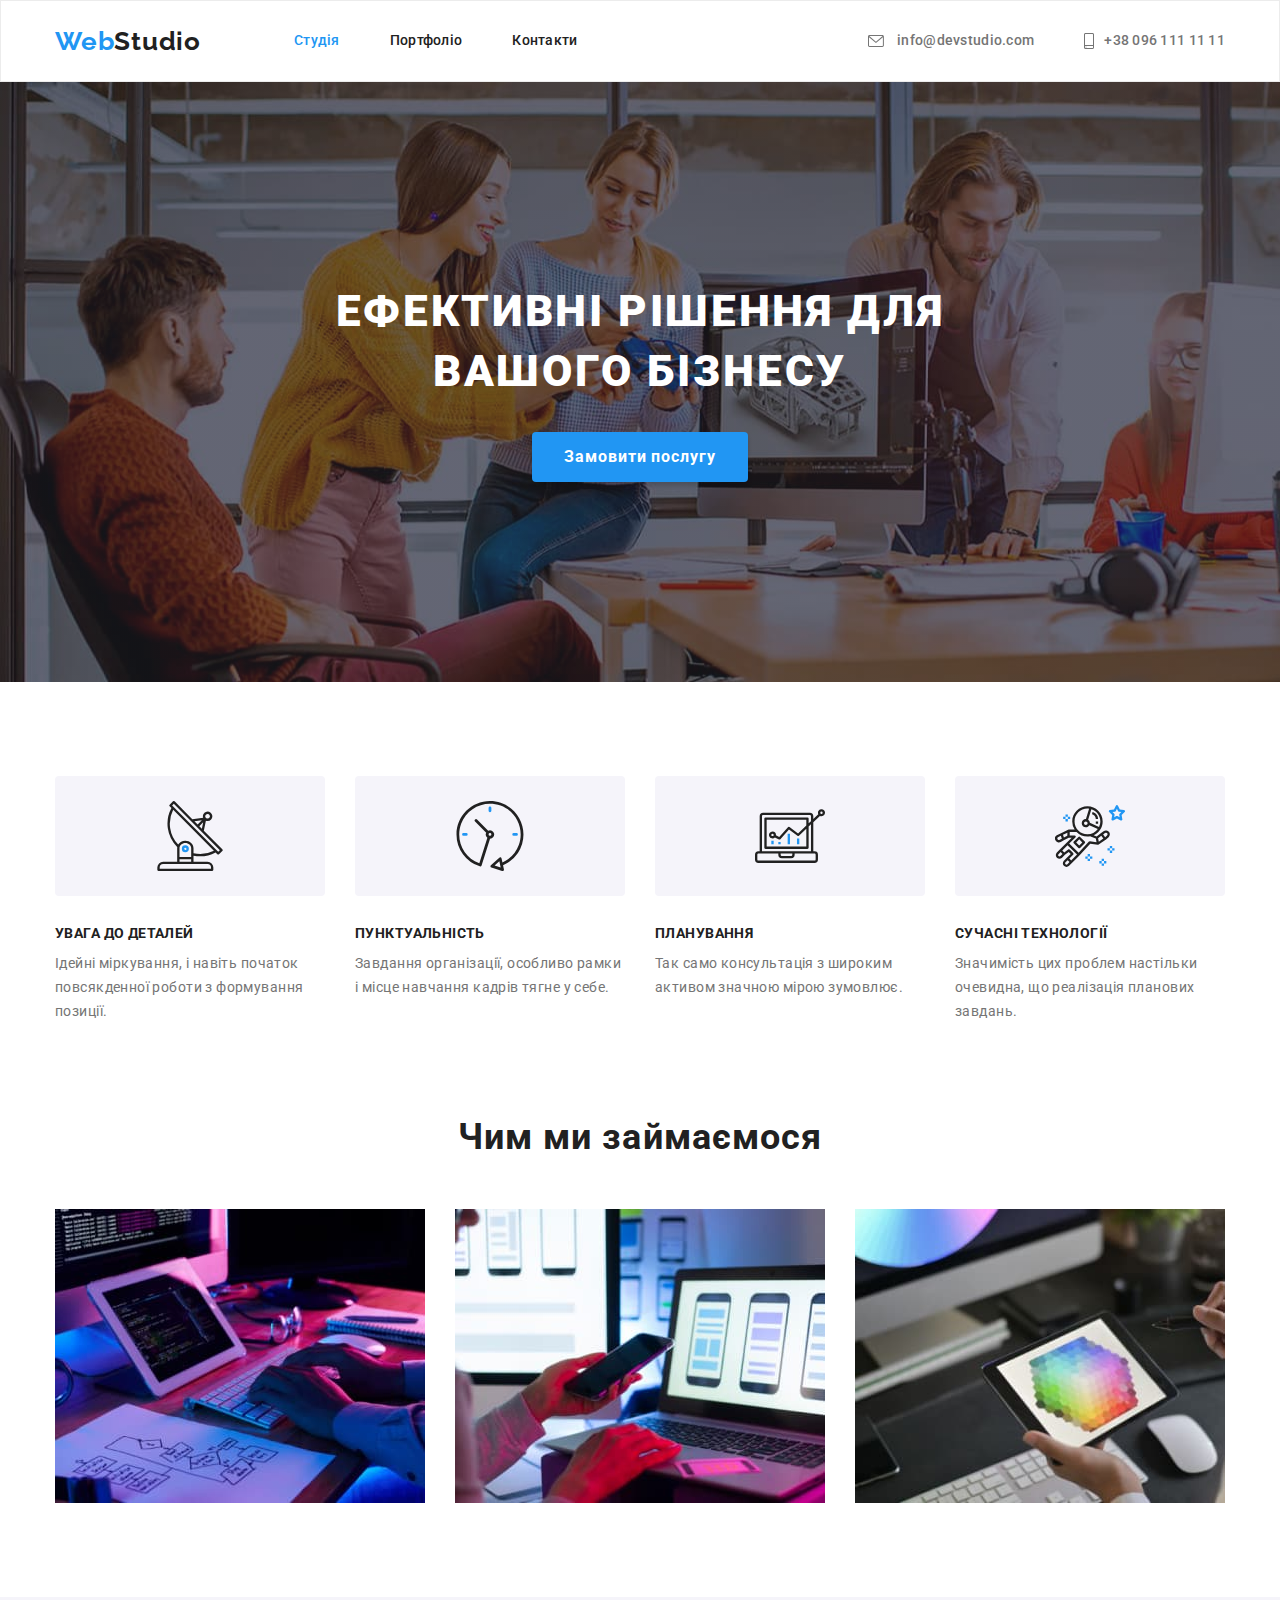
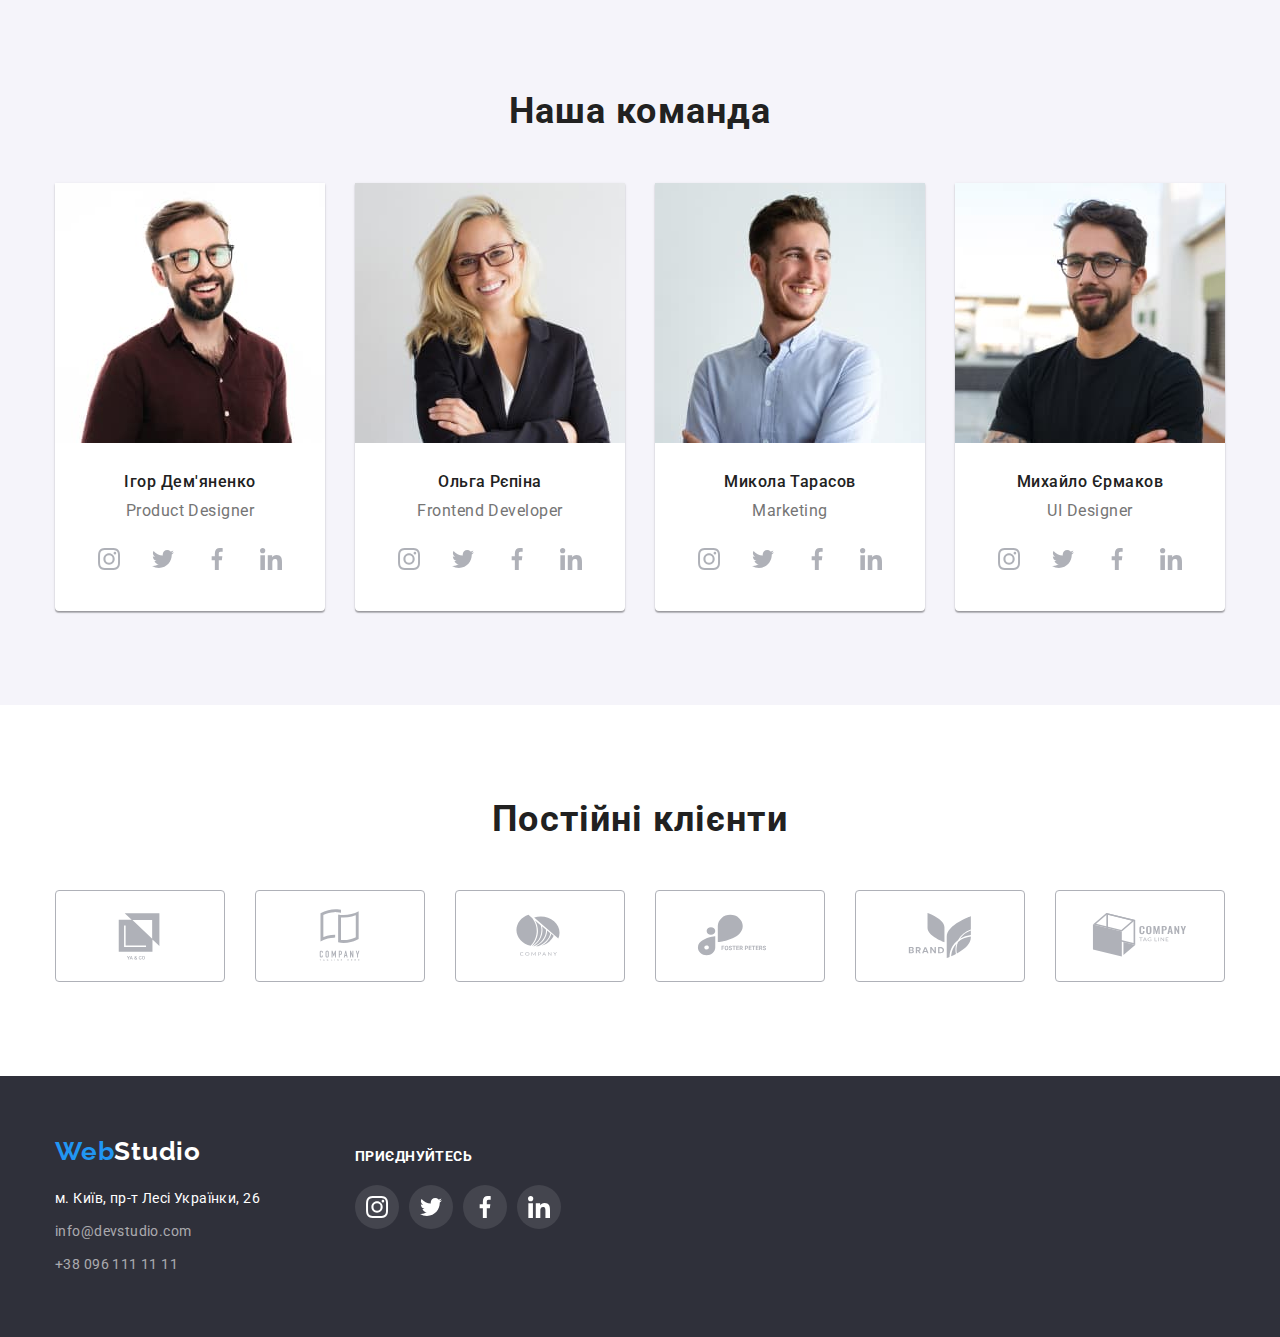
<file: index.html>
<!DOCTYPE html>
<html lang="uk">
  <head>
    <meta charset="UTF-8" />
    <meta http-equiv="X-UA-Compatible" content="IE=edge" />
    <meta name="viewport" content="width=device-width, initial-scale=1.0" />
    <title>Студія</title>
    <link rel="preconnect" href="https://fonts.googleapis.com" />
    <link rel="preconnect" href="https://fonts.gstatic.com" crossorigin />
    <link
      href="https://fonts.googleapis.com/css2?family=Raleway:wght@700&family=Roboto:wght@400;500;700;900&display=swap"
      rel="stylesheet"
    />
    <link
      rel="stylesheet"
      href="https://cdnjs.cloudflare.com/ajax/libs/modern-normalize/1.1.0/modern-normalize.css"
    />
    <link rel="stylesheet" href="./css/styles.css" />
  </head>
  <body>
    <header class="head">
      <div class="container headbar">
        <nav class="nav-menu">
          <a href="./index.html" class="logo"
            >Web<span class="logo top">Studio</span></a
          >
          <ul class="pages-links">
            <li class="item">
              <a href="./index.html" class="link current">Студія</a>
            </li>
            <li class="item">
              <a href="./portfolio.html" class="link">Портфоліо</a>
            </li>
            <li class="item">
              <a href="" class="link">Контакти</a>
            </li>
          </ul>
        </nav>
        <ul class="contact-list">
          <li class="item">
            <a href="mailto:info@devstudio.com" class="link contact"
              ><svg class="icon" width="16" height="12">
                <use href="./images/sprite.svg#icon-mail"></use>
              </svg>
              info@devstudio.com
            </a>
          </li>
          <li class="item">
            <a href="tel:+380961111111" class="link contact"
              ><svg class="icon" width="10" height="16">
                <use href="./images/sprite.svg#icon-phone"></use></svg
              >+38 096 111 11 11</a
            >
          </li>
        </ul>
      </div>
    </header>
    <main class="main">
      <section class="hero section">
        <div class="container">
          <h1 class="hero-title">
            Ефективні рішення для<br />
            вашого бізнесу
          </h1>
          <button type="button" class="hero bttn">Замовити послугу</button>
        </div>
      </section>
      <section class="section">
        <div class="container">
          <h2 hidden>Наші переваги</h2>
          <ul class="benefit-list">
            <li class="item">
              <div class="card-box">
                <svg class="icon-card" width="70" height="70">
                  <use href="./images/sprite.svg#icon-antenna"></use>
                </svg>
              </div>
              <h3 class="benefit">Увага До Деталей</h3>
              <p class="benefit-text">
                Ідейні міркування, і навіть початок повсякденної роботи з
                формування позиції.
              </p>
            </li>
            <li class="item">
              <div class="card-box">
                <svg class="icon-card" width="70" height="70">
                  <use href="./images/sprite.svg#icon-clock"></use>
                </svg>
              </div>
              <h3 class="benefit">Пунктуальність</h3>
              <p class="benefit-text">
                Завдання організації, особливо рамки і місце навчання кадрів
                тягне у себе.
              </p>
            </li>
            <li class="item">
              <div class="card-box">
                <svg class="icon-card" width="70" height="70">
                  <use href="./images/sprite.svg#icon-diagram"></use>
                </svg>
              </div>
              <h3 class="benefit">Планування</h3>
              <p class="benefit-text">
                Так само консультація з широким активом значною мірою зумовлює.
              </p>
            </li>
            <li class="item">
              <div class="card-box">
                <svg class="icon-card" width="70" height="70">
                  <use href="./images/sprite.svg#icon-astronaut"></use>
                </svg>
              </div>
              <h3 class="benefit">Сучасні Технології</h3>
              <p class="benefit-text">
                Значимість цих проблем настільки очевидна, що реалізація
                планових завдань.
              </p>
            </li>
          </ul>
        </div>
      </section>
      <section class="section examples">
        <div class="container">
          <h2 class="work-examples">Чим ми займаємося</h2>
          <ul class="examples-list">
            <li class="item">
              <img
                src="./images/img1.jpg"
                alt="Людина працює за комп'ютером"
                width="370"
              />
            </li>
            <li class="item">
              <img
                src="./images/img2.jpg"
                alt="Людина працює с телефоном"
                width="370"
              />
            </li>
            <li class="item">
              <img
                src="./images/img3.jpg"
                alt="Людина працює з планшетом"
                width="370"
              />
            </li>
          </ul>
        </div>
      </section>
      <section class="section team">
        <div class="container">
          <h2 class="ours-team">Наша команда</h2>
          <ul class="team-list">
            <li class="team-card">
              <img
                src="./images/img4.jpg"
                alt="Молодий чоловік в окулярах та в коричневій сорочці"
                width="270"
              />
              <div class="team-pocket">
                <h3 class="name">Ігор Дем'яненко</h3>
                <p class="name-text">Product Designer</p>
                <ul class="social-links">
                  <li>
                    <a
                      href="https://www.instagram.com/"
                      target="_blank"
                      rel="noreferrel noopener"
                      class="link-icon"
                      ><svg class="social-icon" width="22" height="22">
                        <use
                          href="./images/sprite.svg#icon-instagram"
                        ></use></svg
                    ></a>
                  </li>
                  <li>
                    <a
                      href="https://twitter.com/"
                      target="_blank"
                      rel="noreferrel noopener"
                      class="link-icon"
                      ><svg class="social-icon" width="22" height="22">
                        <use href="./images/sprite.svg#icon-twitter"></use></svg
                    ></a>
                  </li>
                  <li>
                    <a
                      href="https://www.facebook.com/"
                      target="_blank"
                      rel="noreferrel noopener"
                      class="link-icon"
                      ><svg class="social-icon" width="22" height="22">
                        <use
                          href="./images/sprite.svg#icon-facebook"
                        ></use></svg
                    ></a>
                  </li>
                  <li>
                    <a
                      href="https://www.linkedin.com/"
                      target="_blank"
                      rel="noreferrel noopener"
                      class="link-icon"
                      ><svg class="social-icon" width="22" height="22">
                        <use
                          href="./images/sprite.svg#icon-linkedin"
                        ></use></svg
                    ></a>
                  </li>
                </ul>
              </div>
            </li>
            <li class="team-card">
              <img
                src="./images/img5.jpg"
                alt="Молода дівчина у діловому костюмі та в окулярах"
                width="270"
              />
              <div class="team-pocket">
                <h3 class="name">Ольга Рєпіна</h3>
                <p class="name-text">Frontend Developer</p>
                <ul class="social-links">
                  <li>
                    <a
                      href="https://www.instagram.com/"
                      target="_blank"
                      rel="noreferrel noopener"
                      class="link-icon"
                      ><svg class="social-icon" width="22" height="22">
                        <use
                          href="./images/sprite.svg#icon-instagram"
                        ></use></svg
                    ></a>
                  </li>
                  <li>
                    <a
                      href="https://twitter.com/"
                      target="_blank"
                      rel="noreferrel noopener"
                      class="link-icon"
                      ><svg class="social-icon" width="22" height="22">
                        <use href="./images/sprite.svg#icon-twitter"></use></svg
                    ></a>
                  </li>
                  <li>
                    <a
                      href="https://www.facebook.com/"
                      target="_blank"
                      rel="noreferrel noopener"
                      class="link-icon"
                      ><svg class="social-icon" width="22" height="22">
                        <use
                          href="./images/sprite.svg#icon-facebook"
                        ></use></svg
                    ></a>
                  </li>
                  <li>
                    <a
                      href="https://www.linkedin.com/"
                      target="_blank"
                      rel="noreferrel noopener"
                      class="link-icon"
                      ><svg class="social-icon" width="22" height="22">
                        <use
                          href="./images/sprite.svg#icon-linkedin"
                        ></use></svg
                    ></a>
                  </li>
                </ul>
              </div>
            </li>
            <li class="team-card">
              <img
                src="./images/img6.jpg"
                alt="Молодий чоловік у блакитній сорочці"
                width="270"
              />
              <div class="team-pocket">
                <h3 class="name">Микола Тарасов</h3>
                <p class="name-text">Marketing</p>
                <ul class="social-links">
                  <li>
                    <a
                      href="https://www.instagram.com/"
                      target="_blank"
                      rel="noreferrel noopener"
                      class="link-icon"
                      ><svg class="social-icon" width="22" height="22">
                        <use
                          href="./images/sprite.svg#icon-instagram"
                        ></use></svg
                    ></a>
                  </li>
                  <li>
                    <a
                      href="https://twitter.com/"
                      target="_blank"
                      rel="noreferrel noopener"
                      class="link-icon"
                      ><svg class="social-icon" width="22" height="22">
                        <use href="./images/sprite.svg#icon-twitter"></use></svg
                    ></a>
                  </li>
                  <li>
                    <a
                      href="https://www.facebook.com/"
                      target="_blank"
                      rel="noreferrel noopener"
                      class="link-icon"
                      ><svg class="social-icon" width="22" height="22">
                        <use
                          href="./images/sprite.svg#icon-facebook"
                        ></use></svg
                    ></a>
                  </li>
                  <li>
                    <a
                      href="https://www.linkedin.com/"
                      target="_blank"
                      rel="noreferrel noopener"
                      class="link-icon"
                      ><svg class="social-icon" width="22" height="22">
                        <use
                          href="./images/sprite.svg#icon-linkedin"
                        ></use></svg
                    ></a>
                  </li>
                </ul>
              </div>
            </li>
            <li class="team-card">
              <img
                src="./images/img7.jpg"
                alt="Молодий чоловік у чорній футболці"
                width="270"
              />
              <div class="team-pocket">
                <h3 class="name">Михайло Єрмаков</h3>
                <p class="name-text">UI Designer</p>
                <ul class="social-links">
                  <li>
                    <a
                      href="https://www.instagram.com/"
                      target="_blank"
                      rel="noreferrel noopener"
                      class="link-icon"
                      ><svg class="social-icon" width="22" height="22">
                        <use
                          href="./images/sprite.svg#icon-instagram"
                        ></use></svg
                    ></a>
                  </li>
                  <li>
                    <a
                      href="https://twitter.com/"
                      target="_blank"
                      rel="noreferrel noopener"
                      class="link-icon"
                      ><svg class="social-icon" width="22" height="22">
                        <use href="./images/sprite.svg#icon-twitter"></use></svg
                    ></a>
                  </li>
                  <li>
                    <a
                      href="https://www.facebook.com/"
                      target="_blank"
                      rel="noreferrel noopener"
                      class="link-icon"
                      ><svg class="social-icon" width="22" height="22">
                        <use
                          href="./images/sprite.svg#icon-facebook"
                        ></use></svg
                    ></a>
                  </li>
                  <li>
                    <a
                      href="https://www.linkedin.com/"
                      target="_blank"
                      rel="noreferrel noopener"
                      class="link-icon"
                      ><svg class="social-icon" width="22" height="22">
                        <use
                          href="./images/sprite.svg#icon-linkedin"
                        ></use></svg
                    ></a>
                  </li>
                </ul>
              </div>
            </li>
          </ul>
        </div>
      </section>
      <section class="section">
        <div class="container">
          <h2 class="title clients">Постійні клієнти</h2>
          <ul class="clients-list">
            <li>
              <a href="" class="client-link">
                <svg class="client-icon" width="106" height="60">
                  <use href="./images/sprite.svg#icon-yanco"></use>
                </svg>
              </a>
            </li>
            <li>
              <a href="" class="client-link">
                <svg class="client-icon" width="106" height="60">
                  <use href="./images/sprite.svg#icon-tagline"></use>
                </svg>
              </a>
            </li>
            <li>
              <a href="" class="client-link">
                <svg class="client-icon" width="106" height="60">
                  <use href="./images/sprite.svg#icon-company"></use>
                </svg>
              </a>
            </li>
            <li>
              <a href="" class="client-link">
                <svg class="client-icon" width="106" height="60">
                  <use href="./images/sprite.svg#icon-foster"></use>
                </svg>
              </a>
            </li>
            <li>
              <a href="" class="client-link">
                <svg class="client-icon" width="106" height="60">
                  <use href="./images/sprite.svg#icon-brand"></use>
                </svg>
              </a>
            </li>
            <li>
              <a href="" class="client-link">
                <svg class="client-icon" width="106" height="60">
                  <use href="./images/sprite.svg#icon-box"></use>
                </svg>
              </a>
            </li>
          </ul>
        </div>
      </section>
    </main>
    <footer class="footer">
      <div class="container">
        <div>
          <a href="./index.html" class="logo"
            >Web<span class="logo bottom">Studio</span></a
          >
          <address class="address">
            <ul class="list">
              <li class="item">
                <a
                  href="https://goo.gl/maps/kp1o5WoaLA6S5hVg9"
                  target="_blank"
                  rel="noreferrel noopener"
                  class="link"
                  >м. Київ, пр-т Лесі Українки, 26</a
                >
              </li>
              <li class="item">
                <a href="mailto:info@devstudio.com" class="link address"
                  >info@devstudio.com</a
                >
              </li>
              <li class="item">
                <a href="tel:+380961111111" class="link address"
                  >+38 096 111 11 11</a
                >
              </li>
            </ul>
          </address>
        </div>
        <div>
          <h2 class="title">Приєднуйтесь</h2>
          <ul class="social-links">
            <li>
              <a
                href="https://www.instagram.com/"
                target="_blank"
                rel="noreferrel noopener"
                class="link-icon"
                ><svg class="social-icon" width="22" height="22">
                  <use href="./images/sprite.svg#icon-instagram"></use></svg
              ></a>
            </li>
            <li>
              <a
                href="https://twitter.com/"
                target="_blank"
                rel="noreferrel noopener"
                class="link-icon"
                ><svg class="social-icon" width="22" height="22">
                  <use href="./images/sprite.svg#icon-twitter"></use></svg
              ></a>
            </li>
            <li>
              <a
                href="https://www.facebook.com/"
                target="_blank"
                rel="noreferrel noopener"
                class="link-icon"
                ><svg class="social-icon" width="22" height="22">
                  <use href="./images/sprite.svg#icon-facebook"></use></svg
              ></a>
            </li>
            <li>
              <a
                href="https://www.linkedin.com/"
                target="_blank"
                rel="noreferrel noopener"
                class="link-icon"
                ><svg class="social-icon" width="22" height="22">
                  <use href="./images/sprite.svg#icon-linkedin"></use></svg
              ></a>
            </li>
          </ul>
        </div>
      </div>
    </footer>
  </body>
</html>
</file>
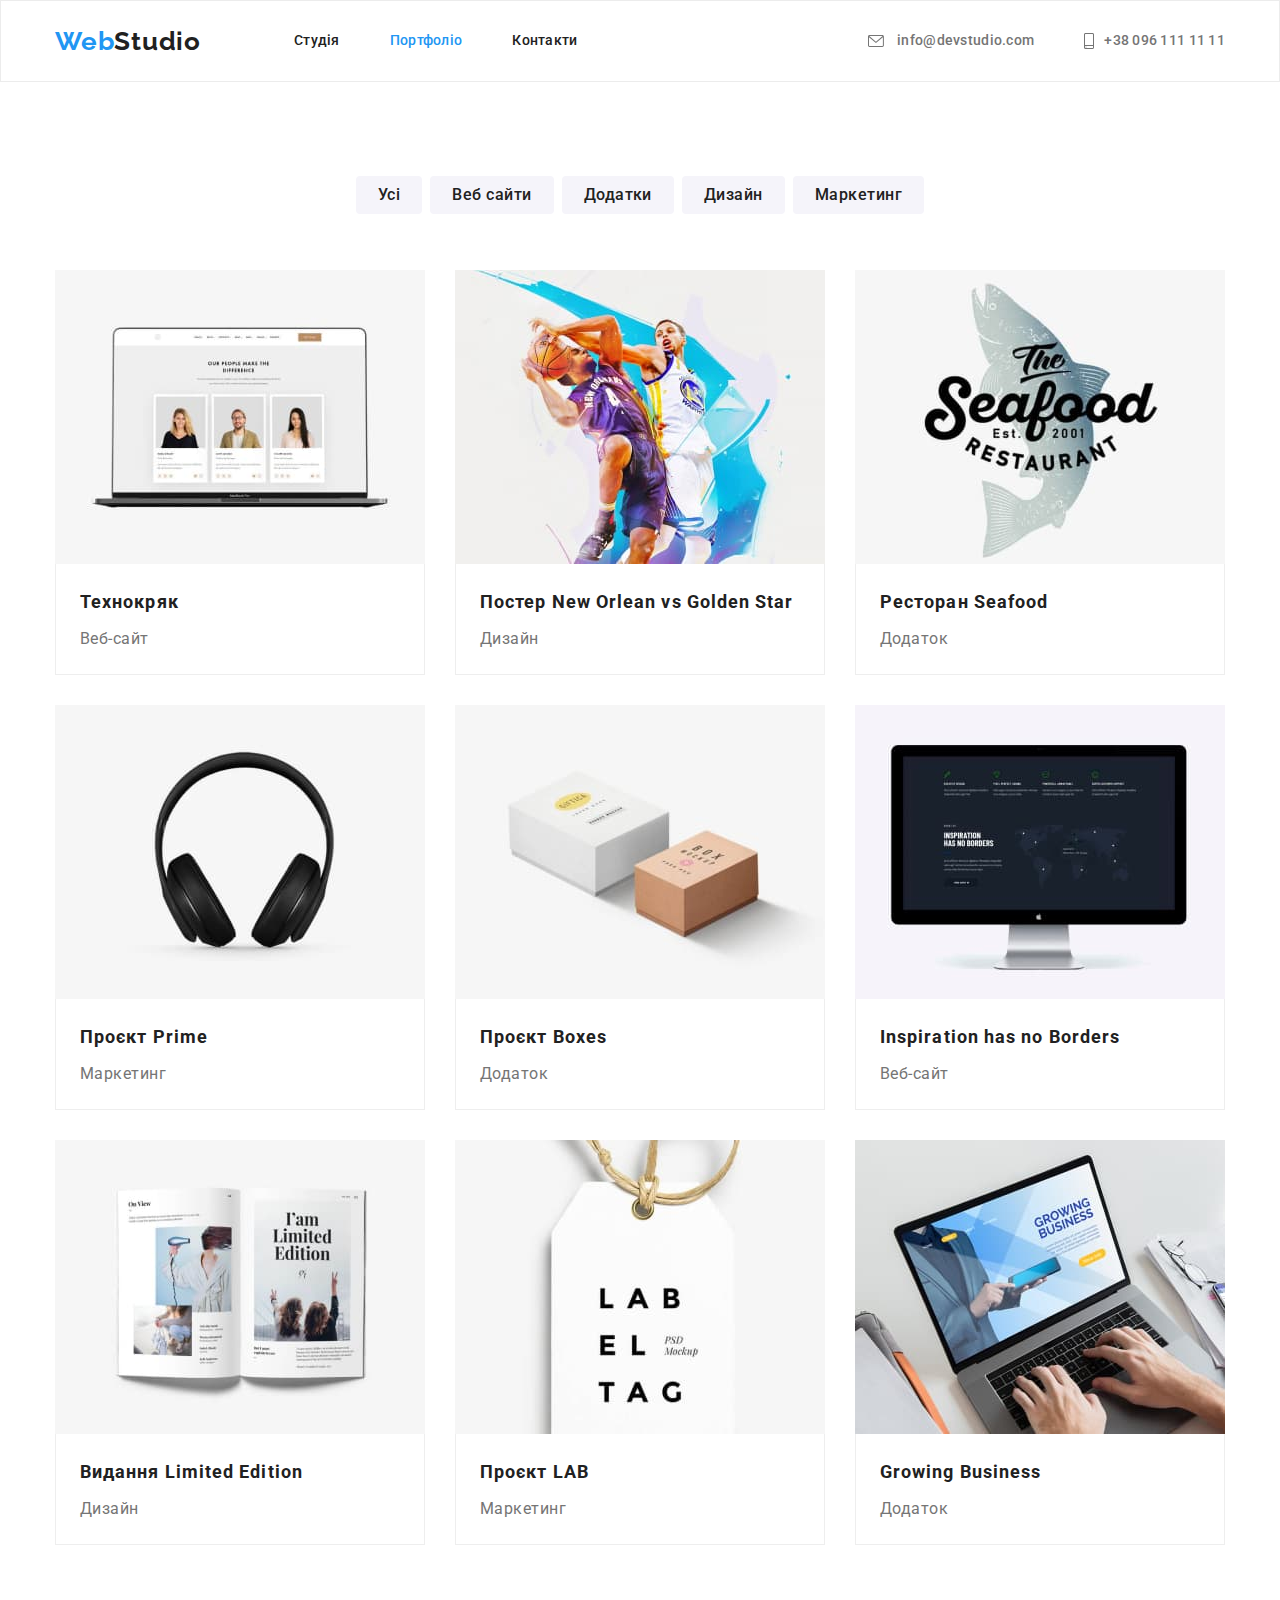
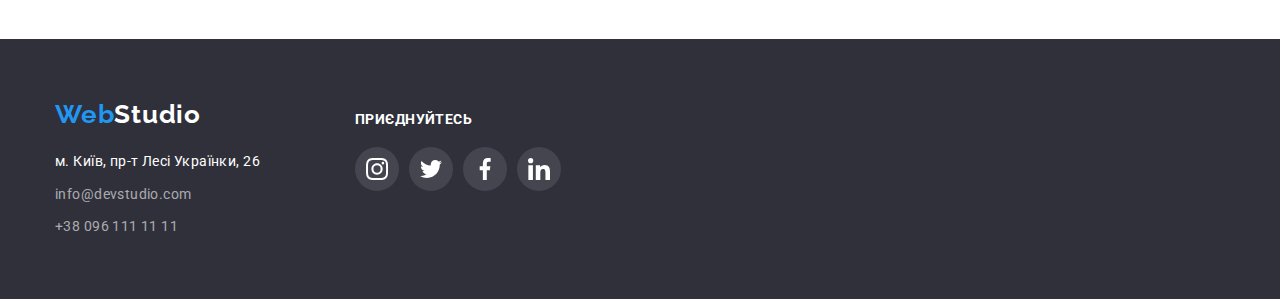
<file: portfolio.html>
<!DOCTYPE html>
<html lang="uk">
  <head>
    <meta charset="UTF-8" />
    <meta http-equiv="X-UA-Compatible" content="IE=edge" />
    <meta name="viewport" content="width=device-width, initial-scale=1.0" />
    <title>Портфоліо</title>
    <link rel="preconnect" href="https://fonts.googleapis.com" />
    <link rel="preconnect" href="https://fonts.gstatic.com" crossorigin />
    <link
      href="https://fonts.googleapis.com/css2?family=Raleway:wght@700&family=Roboto:wght@400;500;700;900&display=swap"
      rel="stylesheet"
    />
    <link
      rel="stylesheet"
      href="https://cdnjs.cloudflare.com/ajax/libs/modern-normalize/1.1.0/modern-normalize.css"
    />
    <link rel="stylesheet" href="./css/styles.css" />
  </head>
  <body>
    <header class="head">
      <div class="container headbar">
        <nav class="nav-menu">
          <a href="./index.html" class="logo"
            >Web<span class="logo top">Studio</span></a
          >
          <ul class="pages-links">
            <li class="item">
              <a href="./index.html" class="link">Студія</a>
            </li>
            <li class="item">
              <a href="./portfolio.html" class="link current">Портфоліо</a>
            </li>
            <li class="item">
              <a href="" class="link">Контакти</a>
            </li>
          </ul>
        </nav>
        <ul class="contact-list">
          <li class="item">
            <a href="mailto:info@devstudio.com" class="link contact"
              ><svg class="icon" width="16" height="12">
                <use href="./images/sprite.svg#icon-mail"></use>
              </svg>
              info@devstudio.com
            </a>
          </li>
          <li class="item">
            <a href="tel:+380961111111" class="link contact"
              ><svg class="icon" width="10" height="16">
                <use href="./images/sprite.svg#icon-phone"></use></svg
              >+38 096 111 11 11</a
            >
          </li>
        </ul>
      </div>
    </header>
    <main class="main">
      <section class="section">
        <div class="container">
          <h1 class="hidden-title">Проєкти</h1>
          <div>
            <ul class="filters-bttns">
              <li class="filter">
                <button type="button" class="bttn">Усі</button>
              </li>
              <li class="filter">
                <button type="button" class="bttn">Веб сайти</button>
              </li>
              <li class="filter">
                <button type="button" class="bttn">Додатки</button>
              </li>
              <li class="filter">
                <button type="button" class="bttn">Дизайн</button>
              </li>
              <li class="filter">
                <button type="button" class="bttn">Маркетинг</button>
              </li>
            </ul>
          </div>
          <div>
            <ul class="projects">
              <li class="cards">
                <a href="">
                  <img src="./images/img8.jpg" alt="Ноутбук" width="370" />
                  <div class="pocket">
                    <h3 class="title">Технокряк</h3>
                    <p class="text">Веб-сайт</p>
                  </div></a
                >
              </li>
              <li class="cards">
                <a href="">
                  <img
                    src="./images/img9.jpg"
                    alt="Баскетболісти"
                    width="370"
                  />
                  <div class="pocket">
                    <h3 class="title">Постер New Orlean vs Golden Star</h3>
                    <p class="text">Дизайн</p>
                  </div>
                </a>
              </li>
              <li class="cards">
                <a href="">
                  <img
                    src="./images/img10.jpg"
                    alt="Лого ресторана морська їжа"
                    width="370"
                  />
                  <div class="pocket">
                    <h3 class="title">Ресторан Seafood</h3>
                    <p class="text">Додаток</p>
                  </div>
                </a>
              </li>
              <li class="cards">
                <a href="">
                  <img src="./images/img11.jpg" alt="Навушникик" width="370" />
                  <div class="pocket">
                    <h3 class="title">Проєкт Prime</h3>
                    <p class="text">Маркетинг</p>
                  </div>
                </a>
              </li>
              <li class="cards">
                <a href="">
                  <img src="./images/img12.jpg" alt="Коробки" width="370" />
                  <div class="pocket">
                    <h3 class="title">Проєкт Boxes</h3>
                    <p class="text">Додаток</p>
                  </div>
                </a>
              </li>
              <li class="cards">
                <a href="">
                  <img src="./images/img13.jpg" alt="Монітор" width="370" />
                  <div class="pocket">
                    <h3 class="title">Inspiration has no Borders</h3>
                    <p class="text">Веб-сайт</p>
                  </div>
                </a>
              </li>
              <li class="cards">
                <a href="">
                  <img src="./images/img16.jpg" alt="Журнал" width="370" />
                  <div class="pocket">
                    <h3 class="title">Видання Limited Edition</h3>
                    <p class="text">Дизайн</p>
                  </div>
                </a>
              </li>
              <li class="cards">
                <a href="">
                  <img src="./images/img14.jpg" alt="Бірка" width="370" />
                  <div class="pocket">
                    <h3 class="title">Проєкт LAB</h3>
                    <p class="text">Маркетинг</p>
                  </div>
                </a>
              </li>
              <li class="cards">
                <a href="">
                  <img
                    src="./images/img15.jpg"
                    alt="Людина працює на ноутбуці"
                  />
                  <div class="pocket">
                    <h3 class="title">Growing Business</h3>
                    <p class="text">Додаток</p>
                  </div>
                </a>
              </li>
            </ul>
          </div>
        </div>
      </section>
    </main>
    <footer class="footer">
      <div class="container">
        <div>
          <a href="./index.html" class="logo"
            >Web<span class="logo bottom">Studio</span></a
          >
          <address class="address">
            <ul class="list">
              <li class="item">
                <a
                  href="https://goo.gl/maps/kp1o5WoaLA6S5hVg9"
                  target="_blank"
                  rel="noreferrel noopener"
                  class="link"
                  >м. Київ, пр-т Лесі Українки, 26</a
                >
              </li>
              <li class="item">
                <a href="mailto:info@devstudio.com" class="link address"
                  >info@devstudio.com</a
                >
              </li>
              <li class="item">
                <a href="tel:+380961111111" class="link address"
                  >+38 096 111 11 11</a
                >
              </li>
            </ul>
          </address>
        </div>
        <div>
          <h2 class="title">Приєднуйтесь</h2>
          <ul class="social-links">
            <li>
              <a
                href="https://www.instagram.com/"
                target="_blank"
                rel="noreferrel noopener"
                class="link-icon"
                ><svg class="social-icon" width="22" height="22">
                  <use href="./images/sprite.svg#icon-instagram"></use></svg
              ></a>
            </li>
            <li>
              <a
                href="https://twitter.com/"
                target="_blank"
                rel="noreferrel noopener"
                class="link-icon"
                ><svg class="social-icon" width="22" height="22">
                  <use href="./images/sprite.svg#icon-twitter"></use></svg
              ></a>
            </li>
            <li>
              <a
                href="https://www.facebook.com/"
                target="_blank"
                rel="noreferrel noopener"
                class="link-icon"
                ><svg class="social-icon" width="22" height="22">
                  <use href="./images/sprite.svg#icon-facebook"></use></svg
              ></a>
            </li>
            <li>
              <a
                href="https://www.linkedin.com/"
                target="_blank"
                rel="noreferrel noopener"
                class="link-icon"
                ><svg class="social-icon" width="22" height="22">
                  <use href="./images/sprite.svg#icon-linkedin"></use></svg
              ></a>
            </li>
          </ul>
        </div>
      </div>
    </footer>
  </body>
</html>
</file>
<file: css/styles.css>
/* Цвета 
accent-blue-color #2196F3; 
header-background: #FFFFFF;
body-background: #F5F5F5
footer-background: #2F303A;
text-color: #212121
secondary-text-color: #757575;
contancts-txt-clr: rgba(255, 255, 255, 0.6);
*/
:root {
  --accent-blue-color: #2196f3;
  --header-background: #ffffff;
  --body-background: #f5f5f5;
  --footer-background: #2f303a;
  --text-color: #212121;
  --secondary-text-color: #757575;
  --contancts-txt-clr: rgba(255, 255, 255, 0.6);
  --button-color: #f5f4fa;
  --buton-active-color: #188ce8;
  --social-links-color: #afb1b8;
}

body {
  background-color: var(--body-background);
  font-family: Roboto, sans-serif;
  color: var(--text-color);
}

header {
  border: 1px solid #ececec;
}

h1,
h2,
h3,
h4,
h5,
h6,
p {
  margin-top: 0;
  margin-bottom: 0;
}

img {
  display: block;
  max-width: 100%;
}

ul {
  list-style: none;
  margin: 0;
  padding: 0;
}

a {
  display: block;
  color: inherit;
  text-decoration: none;
  font-style: normal;
}

.icon {
  margin-right: 10px;
  fill: currentColor;
  vertical-align: middle;
}

.section {
  padding-top: 94px;
  padding-bottom: 94px;
}

.section.examples {
  padding-top: 0;
}

.main {
  background-color: var(--header-background);
}

.hero.section {
  padding-top: 200px;
  padding-bottom: 200px;
  text-align: center;
  background-image: linear-gradient(
      rgba(47, 48, 58, 0.4),
      rgba(47, 48, 58, 0.4)
    ),
    url(../images/hero-bcg.jpg);
  max-width: 1600px;
}

.hero-title {
  margin-bottom: 30px;
  font-weight: 900;
  font-size: 44px;
  line-height: 1.36;
  text-align: center;
  letter-spacing: 0.06em;
  text-transform: uppercase;
  color: var(--header-background);
}

.benefit {
  margin-top: 0;
  margin-bottom: 10px;
  font-weight: 700;
  font-size: 14px;
  line-height: 1.14;
  letter-spacing: 0.03em;
  text-transform: uppercase;
}

.benefit-text {
  margin-top: 0;
  margin-bottom: 0;
  font-size: 14px;
  line-height: 1.71;
  letter-spacing: 0.03em;

  color: var(--secondary-text-color);
}

.benefit-list,
.examples-list,
.team-list {
  display: flex;
  gap: 30px;
}

/* .benefit-list > .item:last-child {
  margin-right: 0;
} */

.work-examples,
.ours-team {
  margin-bottom: 50px;
  font-weight: 700;
  font-size: 36px;
  line-height: 1.16;
  text-align: center;
  letter-spacing: 0.03em;
}

.team {
  background-color: var(--button-color);
}

.name {
  margin-bottom: 10px;
  font-weight: 500;
  font-size: 16px;
  line-height: 1.18;
  letter-spacing: 0.03em;
}

.name-text {
  margin-bottom: 16px;
  line-height: 1.18;
  letter-spacing: 0.03em;
  color: var(--secondary-text-color);
}

.team-pocket {
  text-align: center;
  padding: 30px 15px;
}

.team-card {
  background-color: var(--header-background);
  border-bottom-left-radius: 4px;
  border-bottom-right-radius: 4px;
  box-shadow: 0px 1px 3px rgba(0, 0, 0, 0.12), 0px 1px 1px rgba(0, 0, 0, 0.14),
    0px 2px 1px rgba(0, 0, 0, 0.2);
}

.social-links {
  display: flex;
  gap: 10px;
  justify-content: center;
}

.link-icon {
  display: flex;
  width: 44px;
  height: 44px;
  border-radius: 50%;
  justify-content: center;
  align-items: center;
  color: var(--social-links-color);
}

.link-icon:hover,
.link-icon:focus {
  background-color: var(--accent-blue-color);
  color: var(--header-background);
}
.social-icon {
  fill: currentColor;
}

.logo {
  font-family: "Raleway";
  font-style: normal;
  font-weight: 700;
  font-size: 26px;
  line-height: 1.19;
  color: var(--accent-blue-color);
  text-decoration: none;
  letter-spacing: 0.03em;
}

.hero.bttn {
  padding: 10px 32px;
  font-weight: 700;
  line-height: 1.88;
  align-items: center;
  text-align: center;
  letter-spacing: 0.06em;
  color: var(--header-background);
  background-color: var(--accent-blue-color);
  border-radius: 4px;
  border: none;
  cursor: pointer;
  box-shadow: 0px 4px 4px rgba(0, 0, 0, 0.15);
}

.hero.bttn:hover,
.hero.bttn:focus {
  background-color: var(--buton-active-color);
}

.filter > .bttn {
  padding: 6px 22px;
  font-weight: 500;
  line-height: 1.62;
  letter-spacing: 0.03em;
  color: var(--text-color);
  background: var(--button-color);
  border-radius: 4px;
  border: none;
}

.filters-bttns {
  display: flex;
  justify-content: center;
  gap: 8px;
  margin-bottom: 56px;
}

.filter > .bttn:hover,
.filter > .bttn:focus {
  padding: 6px 25px;
  margin-left: -3px;
  margin-right: -3px;
  color: #ffffff;
  background-color: var(--accent-blue-color);
  box-shadow: 0px 2px 2px 0px #0000001f, 0px 1px 2px 0px #00000014,
    0px 3px 1px 0px #0000001a;
  cursor: pointer;
}

.pocket .title {
  margin-bottom: 4px;
  font-weight: 700;
  font-size: 18px;
  line-height: 2;
  letter-spacing: 0.06em;
}
.text {
  line-height: 1.87;
  letter-spacing: 0.03em;
  color: var(--secondary-text-color);
}

/*  Лого та лінки*/

.logo.top {
  color: var(--text-color);
}

/* Шапка */
.head {
  background-color: var(--header-background);
  font-weight: 500;
  font-size: 14px;
  line-height: 1.14;
  letter-spacing: 0.02em;
}

.link.contact {
  color: var(--secondary-text-color);
}
.link:hover,
.link:focus,
.link.address:hover,
.link.address:focus {
  color: var(--accent-blue-color);
}

.link.current {
  color: var(--accent-blue-color);
}

.pages-links > .item > .link {
  display: block;
  padding: 32px 0;
}
/* Підвал */

.footer {
  padding-top: 60px;
  padding-bottom: 60px;
}

.footer,
.hero {
  background-color: var(--footer-background);
}

.footer > .container {
  display: flex;
  gap: 95px;
}

.footer > .container .logo {
  display: inline-block;
  height: 31px;
  margin-bottom: 20px;
}

.logo.bottom, a[href="https://goo.gl/maps/kp1o5WoaLA6S5hVg9"]
{
  color: var(--header-background);
}

.address {
  font-size: 14px;
  line-height: 1.71;
  letter-spacing: 0.03em;
}

.address .item:not(:last-child) {
  margin-bottom: 9px;
}
.link.address {
  color: var(--contancts-txt-clr);
}

.footer .title {
  font-size: 14px;
  line-height: 1.17;
  letter-spacing: 0.03em;
  text-transform: uppercase;
  color: var(--header-background);
  margin-top: 12px;
  margin-bottom: 20px;
}

.footer .link-icon {
  color: var(--header-background);
  background-color: rgba(255, 255, 255, 0.1);
}

.footer .link-icon:hover,
.footer .link-icon:focus {
  background-color: var(--accent-blue-color);
}

.container {
  max-width: 1200px;
  margin: auto;
  padding: 0 15px;
}

.container.headbar,
.nav-menu {
  display: flex;
  align-items: center;
}

.contact-list {
  display: flex;
  margin-left: auto;
}

.contact-list > .item + .item {
  margin-left: 50px;
}

.pages-links {
  display: flex;
  margin-left: 93px;
}

.pages-links > .item + .item {
  margin-left: 50px;
}

.projects {
  display: flex;
  flex-wrap: wrap;
  gap: 30px;
}

.cards > a:hover,
.cards > a:focus {
  box-shadow: 1px 4px 6px 0px #00000029, 0px 4px 4px 0px #0000000f,
    0px 1px 1px 0px #0000001f;
}

.hidden-title {
  margin-top: 0;
  font-size: 0em;
  color: transparent;
}

.pocket {
  padding-top: 20px;
  padding-right: 24px;
  padding-bottom: 20px;
  padding-left: 24px;
  border: 1px solid #eeeeee;
  border-top: none;
}

.card-box {
  display: flex;
  min-width: 270px;
  height: 120px;
  margin-bottom: 30px;
  border-radius: 4px;
  justify-content: center;
  align-items: center;
  background-color: var(--button-color);
}

.clients-list {
  display: flex;
  gap: 30px;
  justify-content: center;
}

.client-link {
  display: flex;
  width: 170px;
  height: 92px;
  justify-content: center;
  align-items: center;
  border: 1px solid var(--social-links-color);
  border-radius: 4px;
  color: var(--social-links-color);
}

.client-link:hover,
.client-link:focus {
  border: 1px solid var(--accent-blue-color);
  color: var(--accent-blue-color);
}

.client-icon {
  fill: currentColor;
}

.title.clients {
  margin-bottom: 50px;
  font-size: 36px;
  line-height: 1.16;
  text-align: center;
  letter-spacing: 0.03em;
}
</file>
